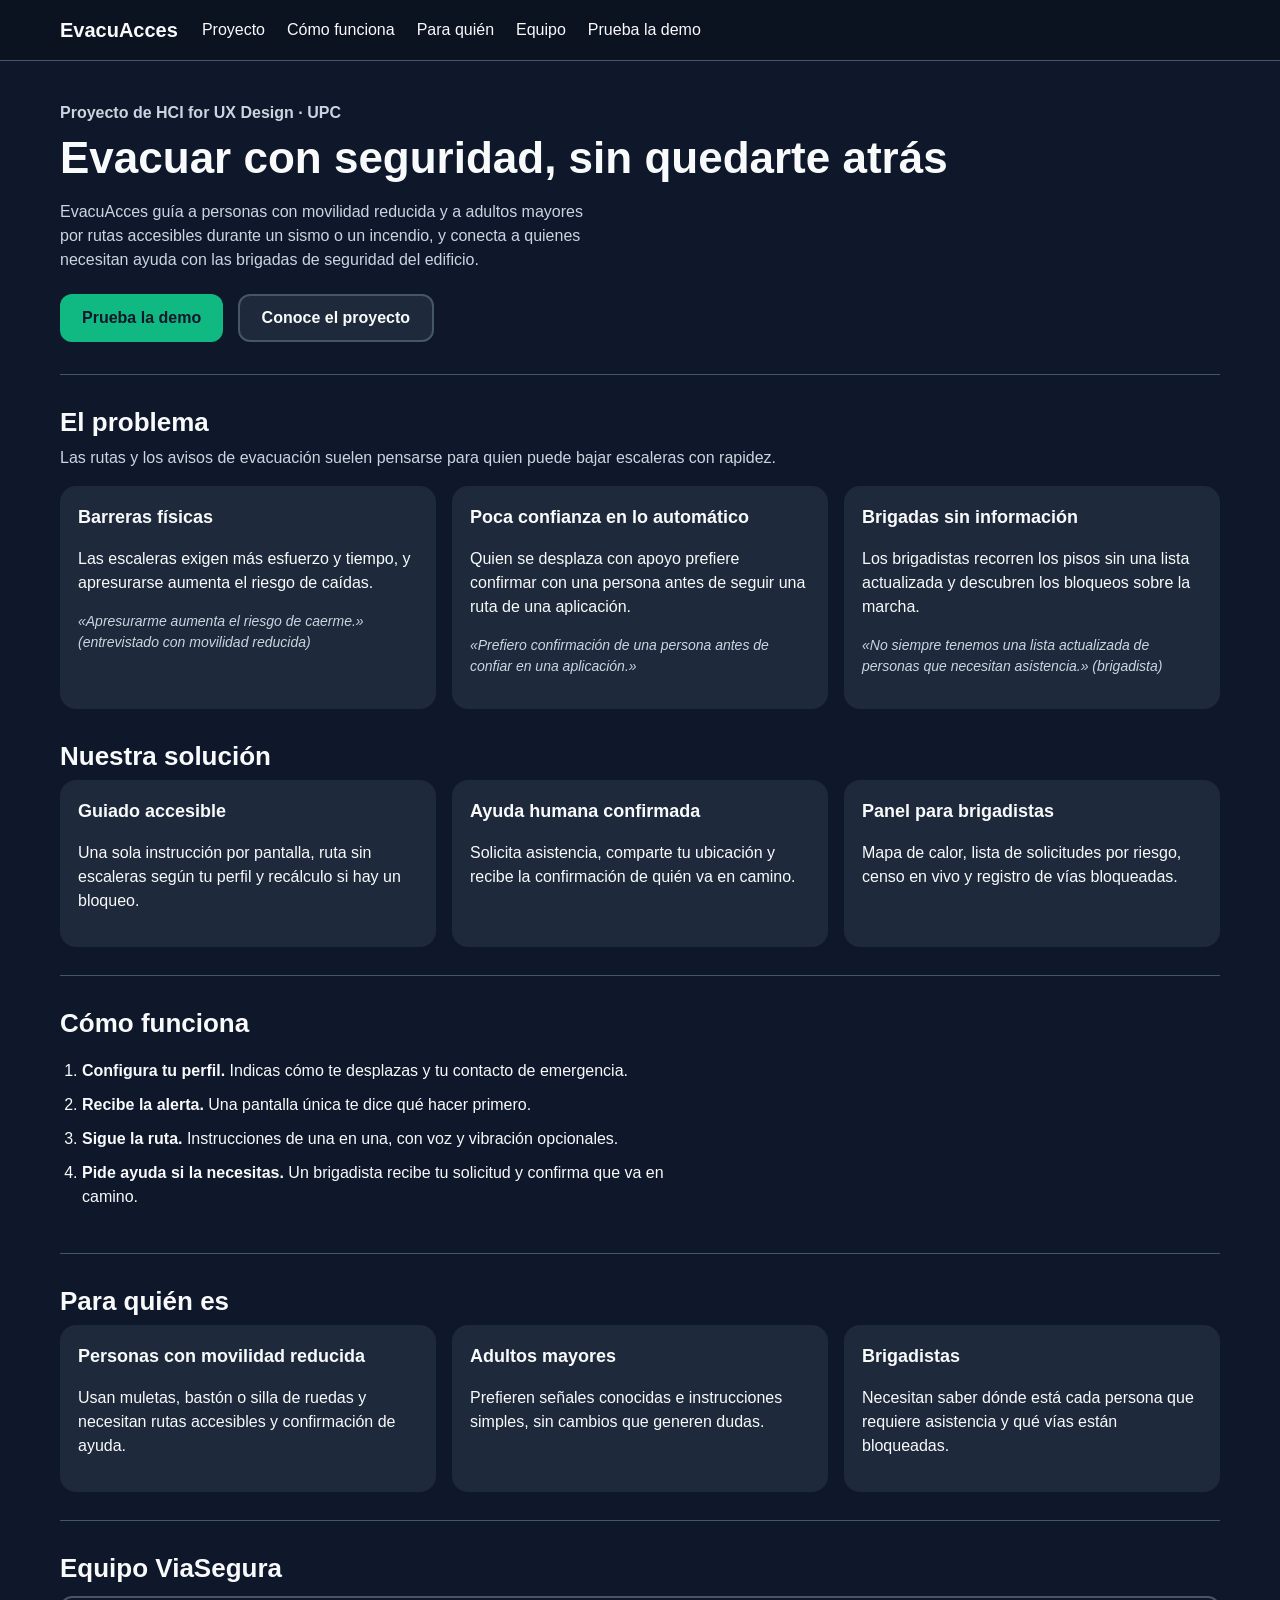
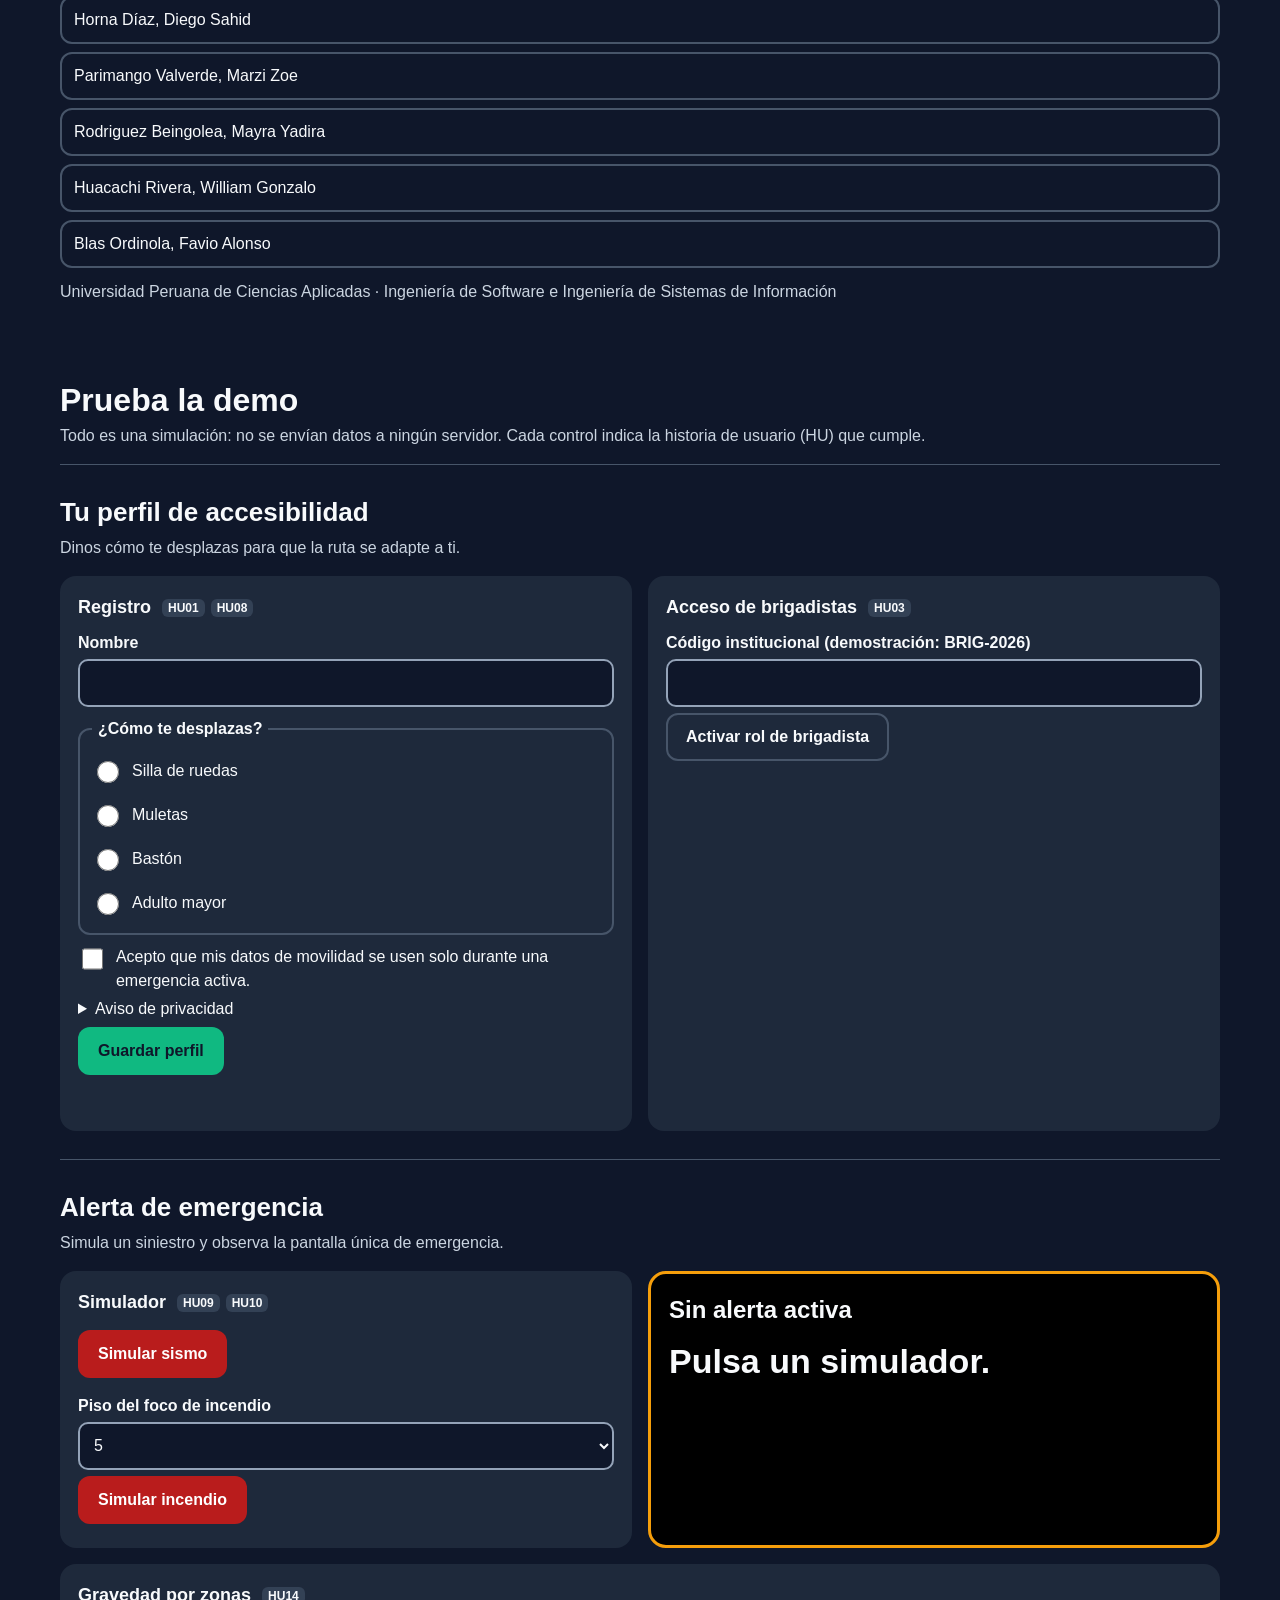
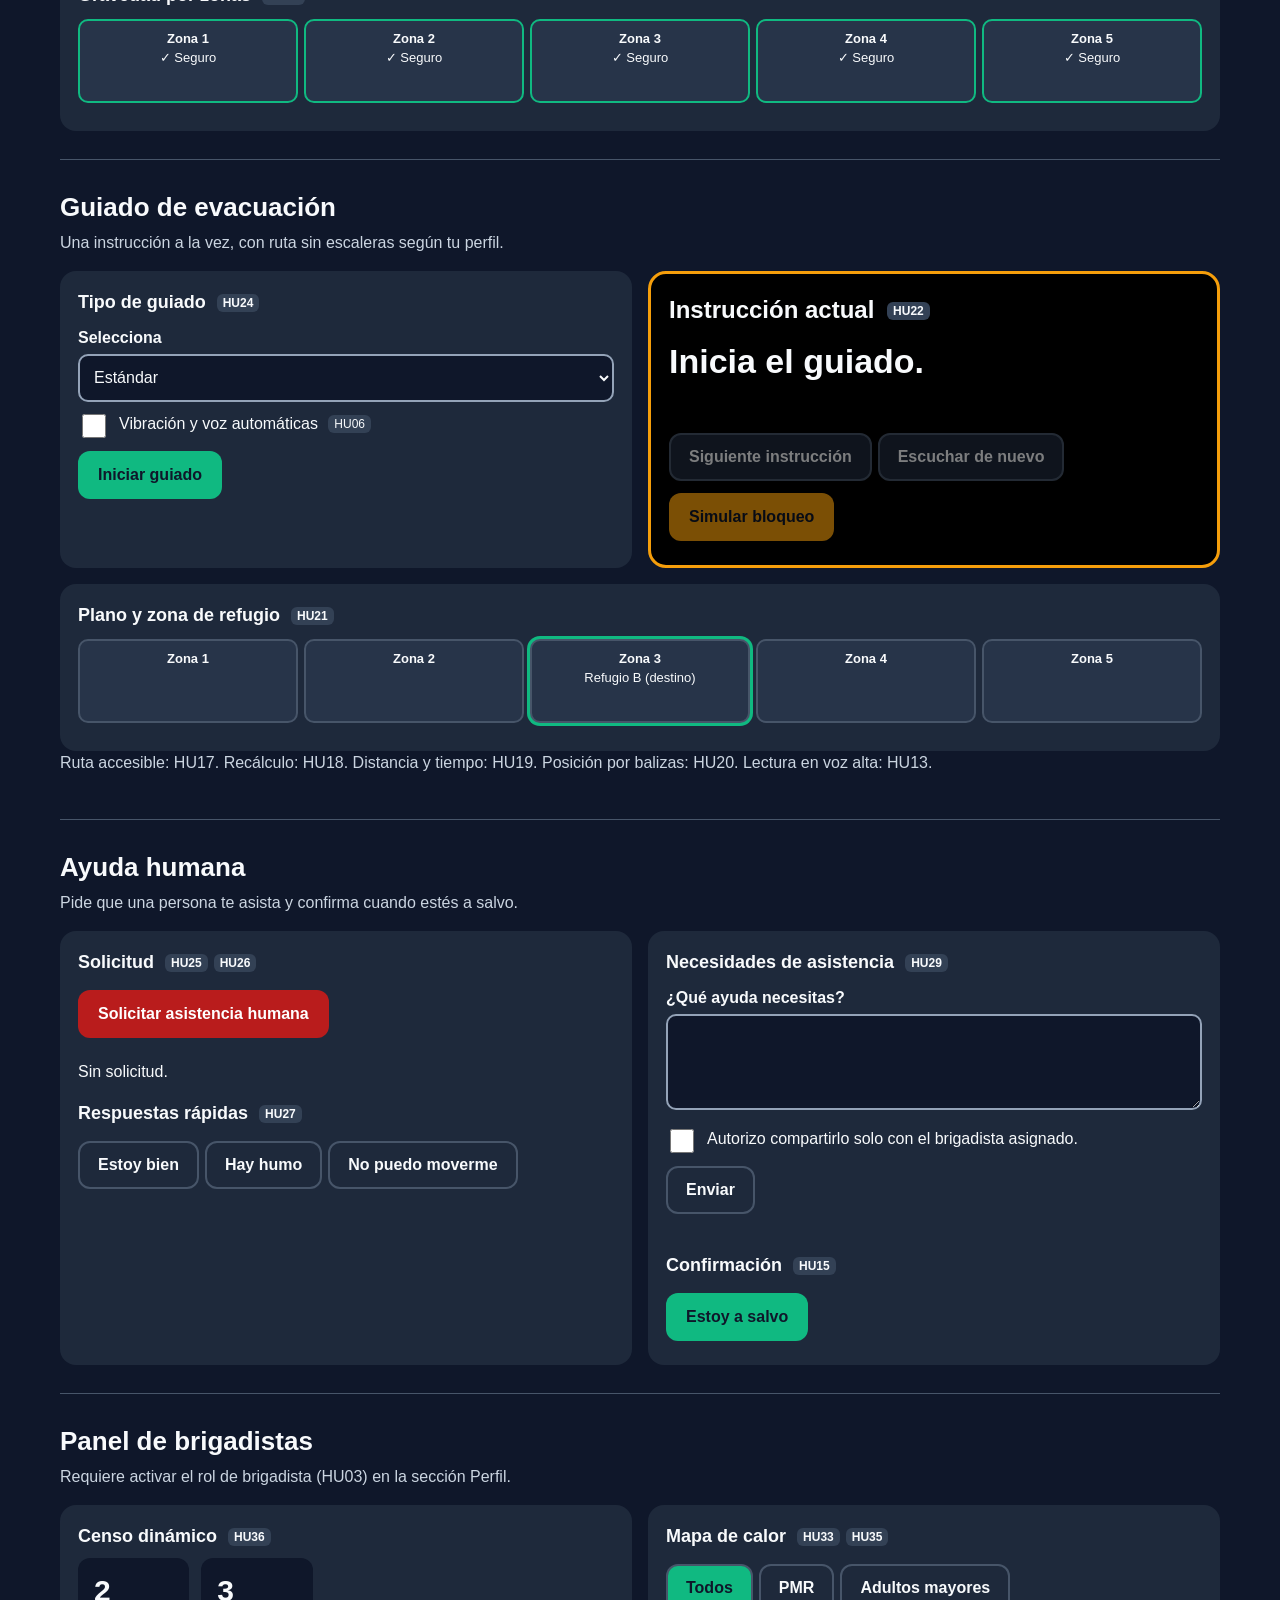
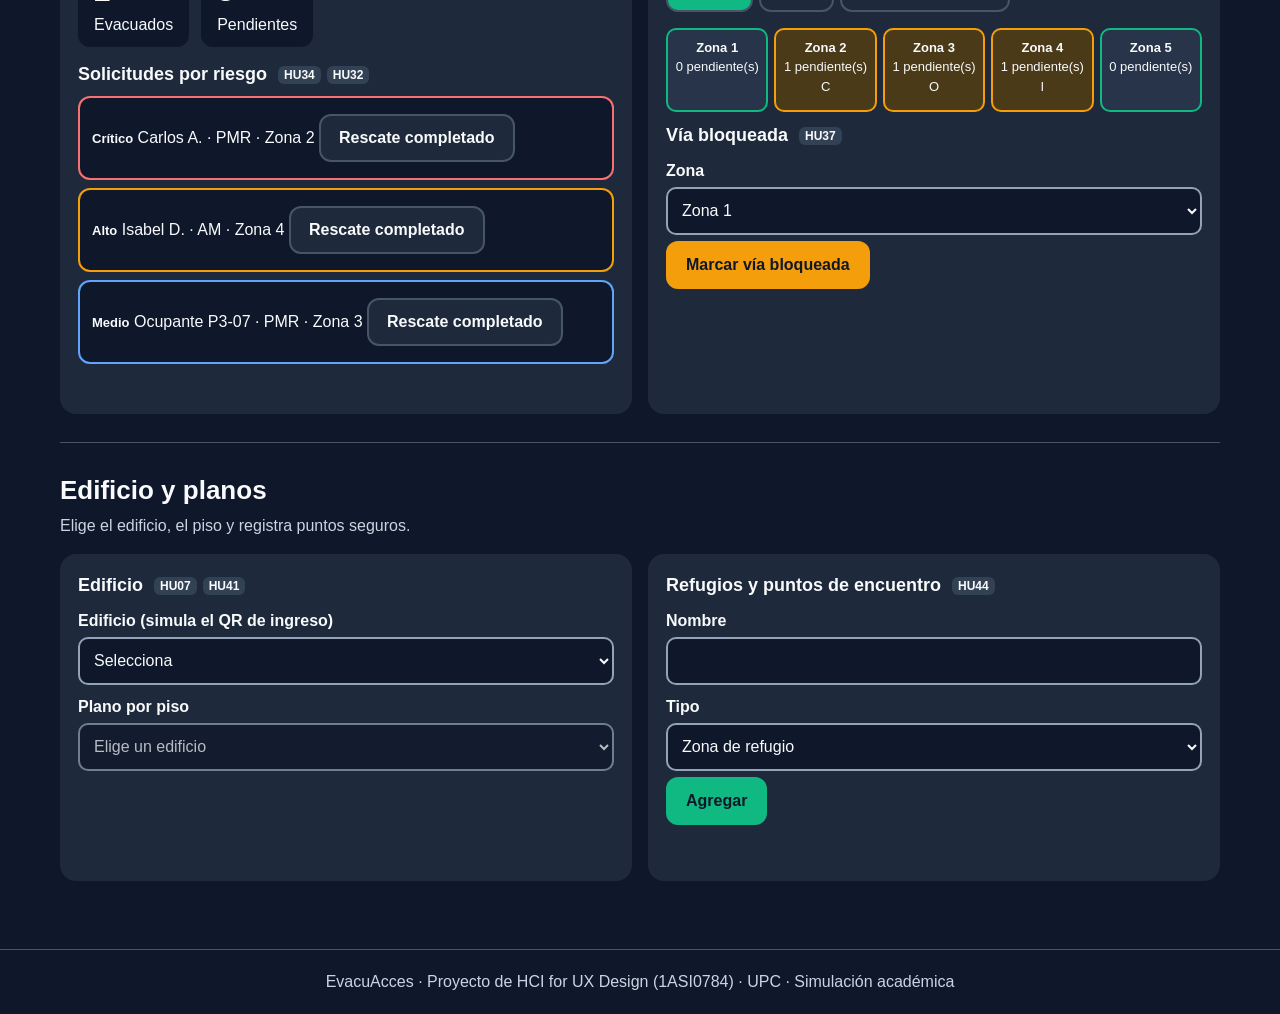
<file: index.html>
<!doctype html><html lang="es"><head><meta charset="utf-8"><meta http-equiv="refresh" content="0; url=pages/index.html"><title>EvacuAcces</title></head><body><a href="pages/index.html">Ir a EvacuAcces</a></body></html>
</file>
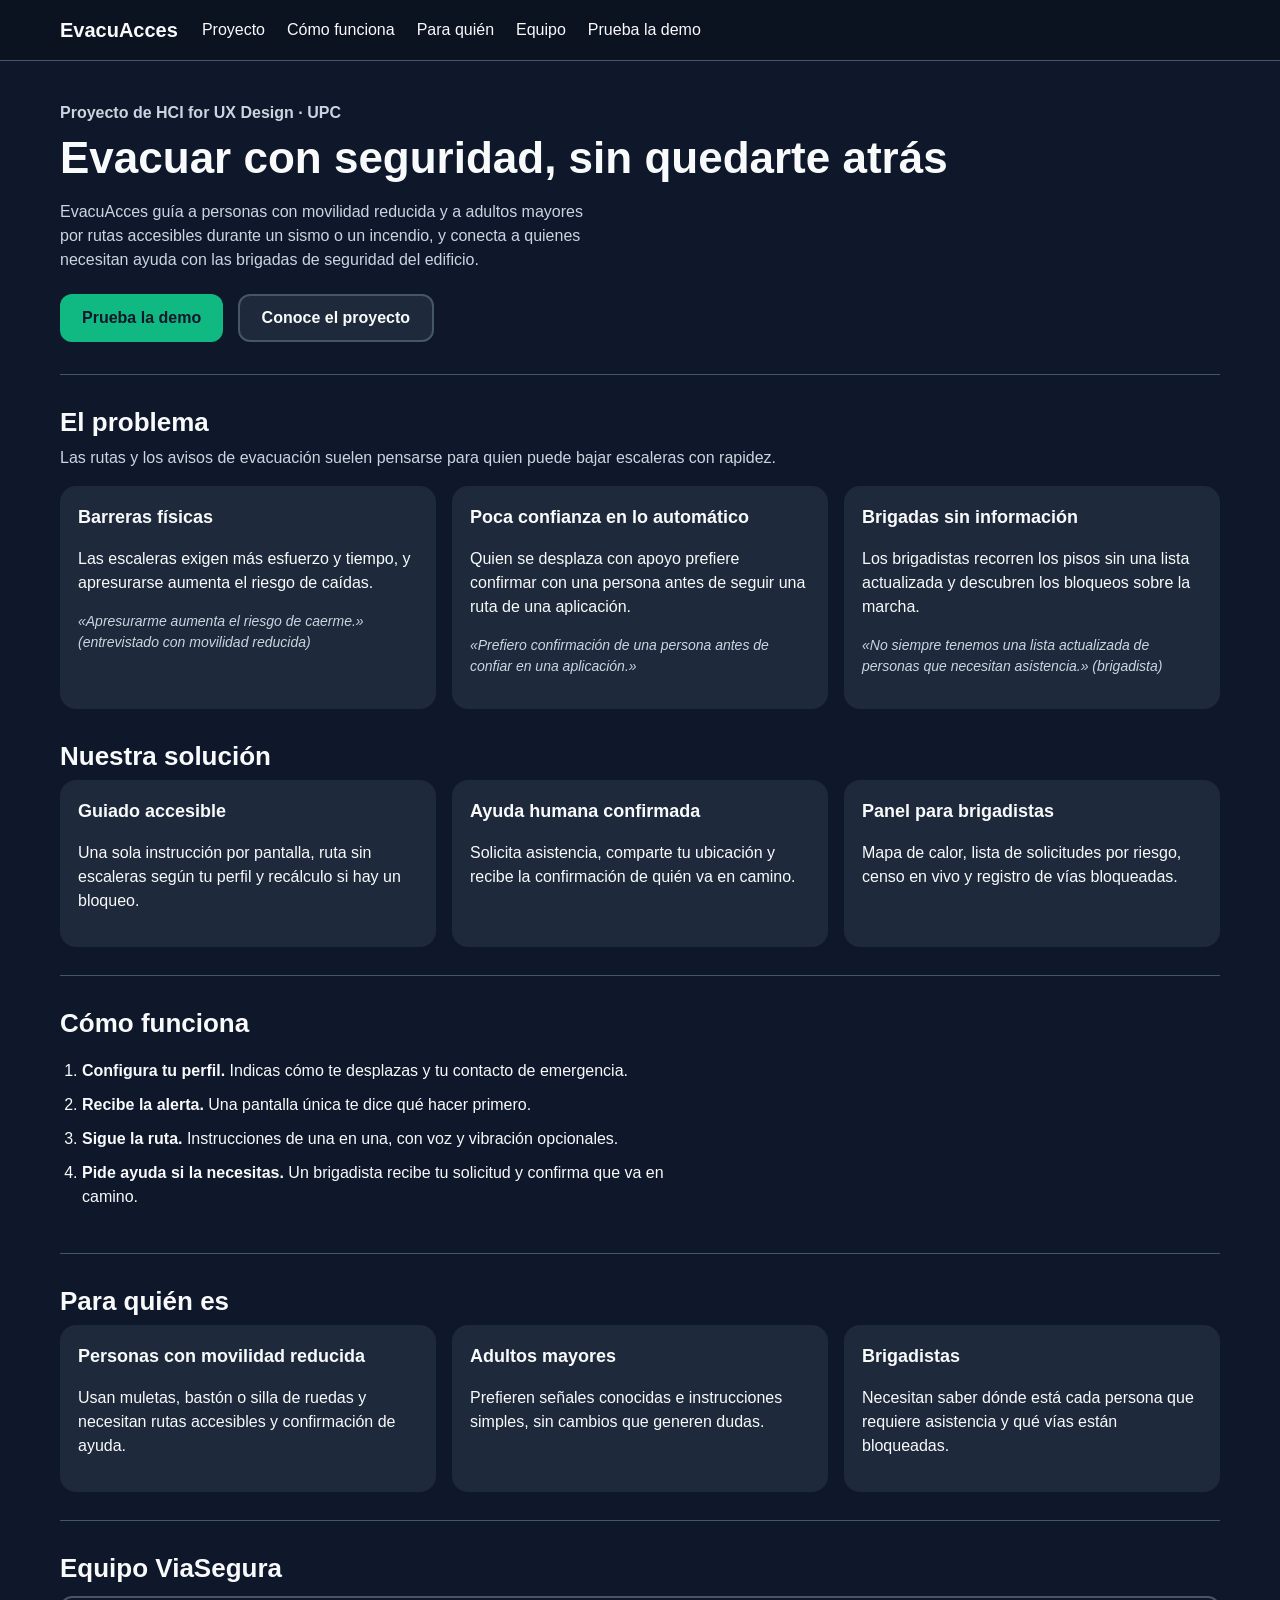
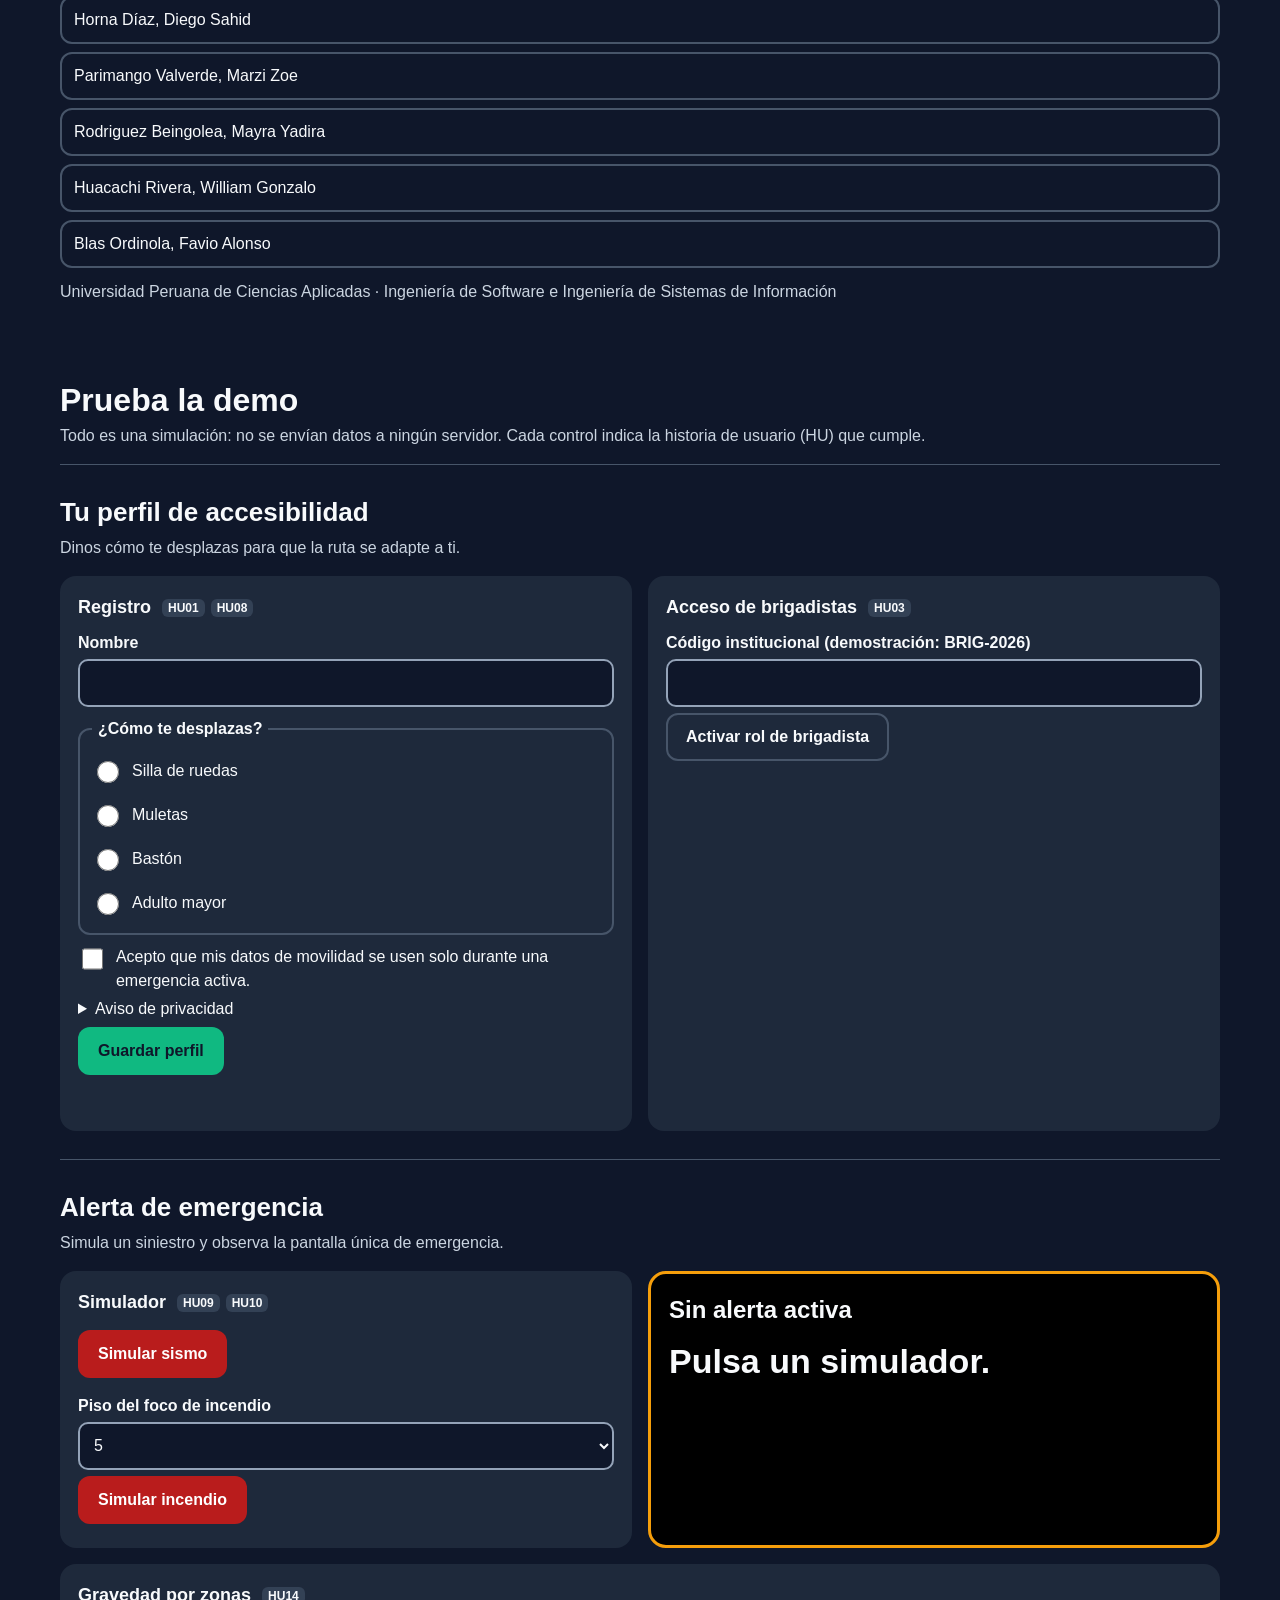
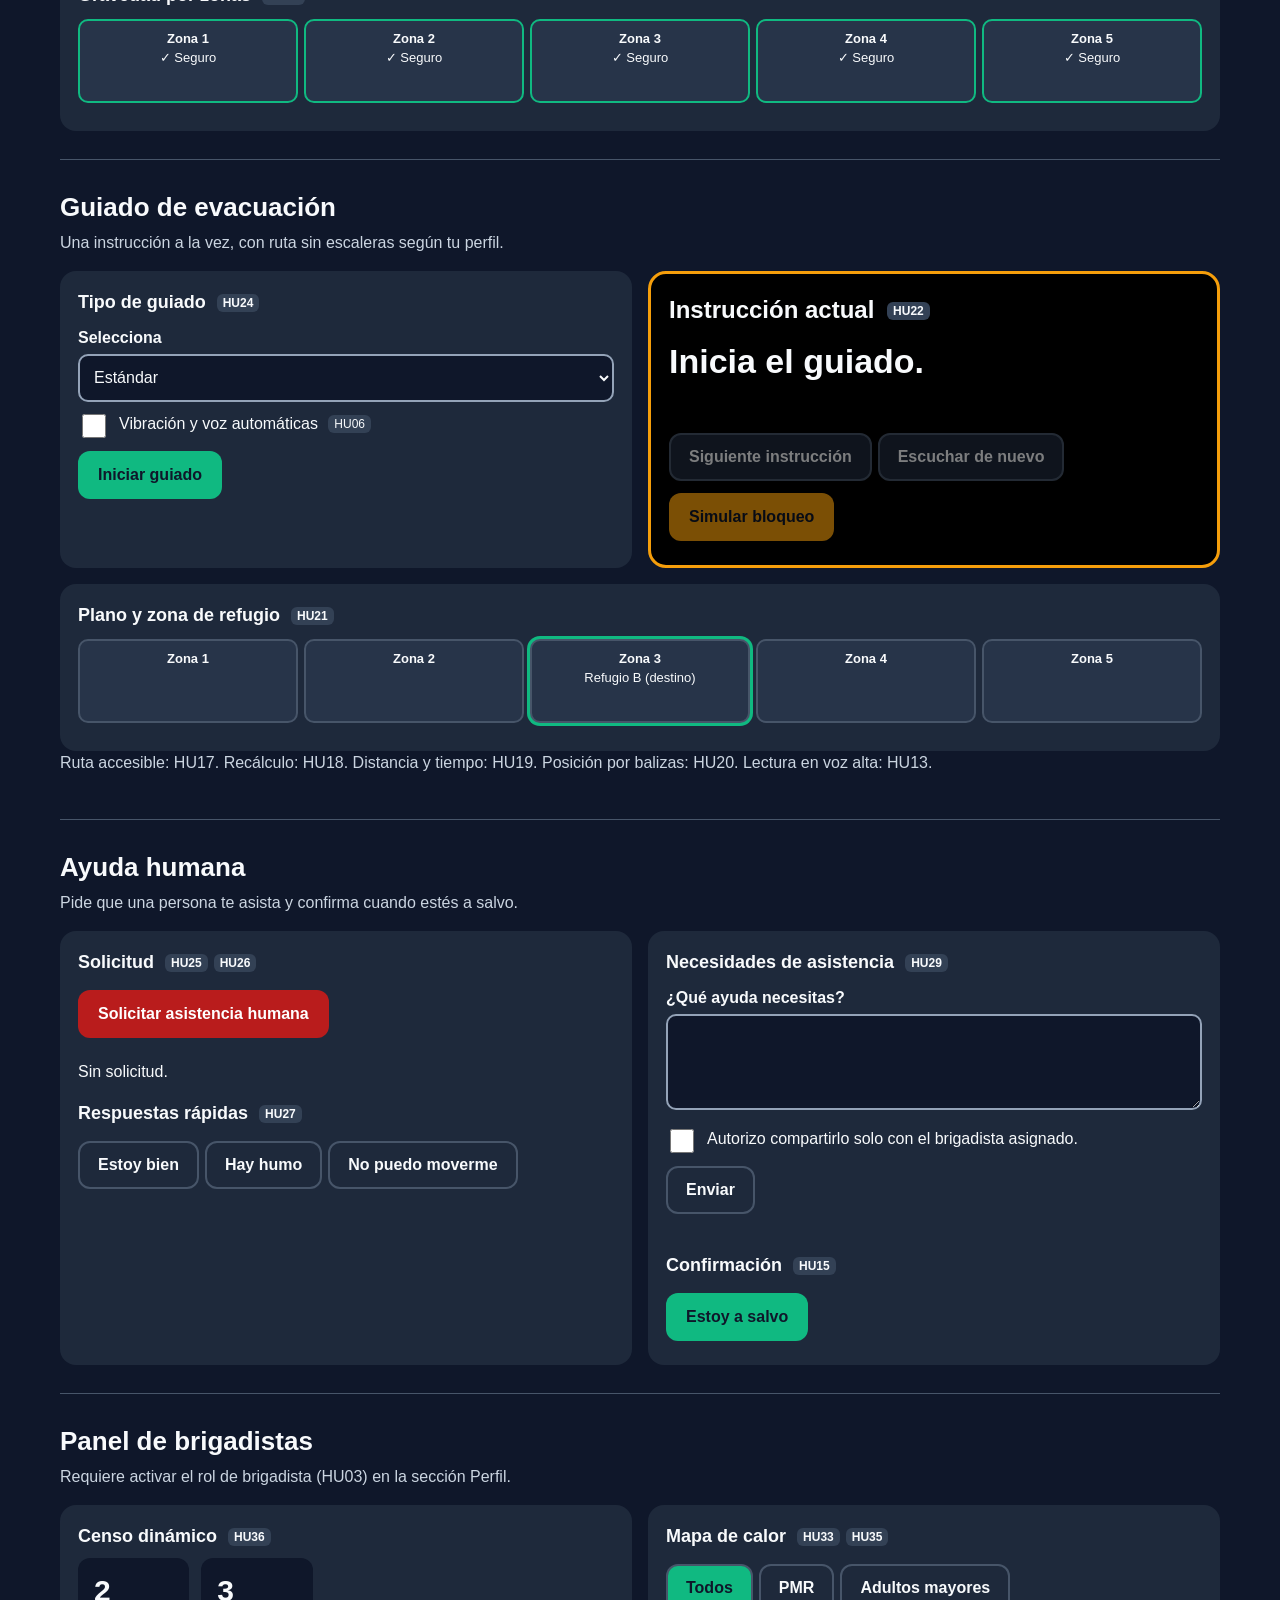
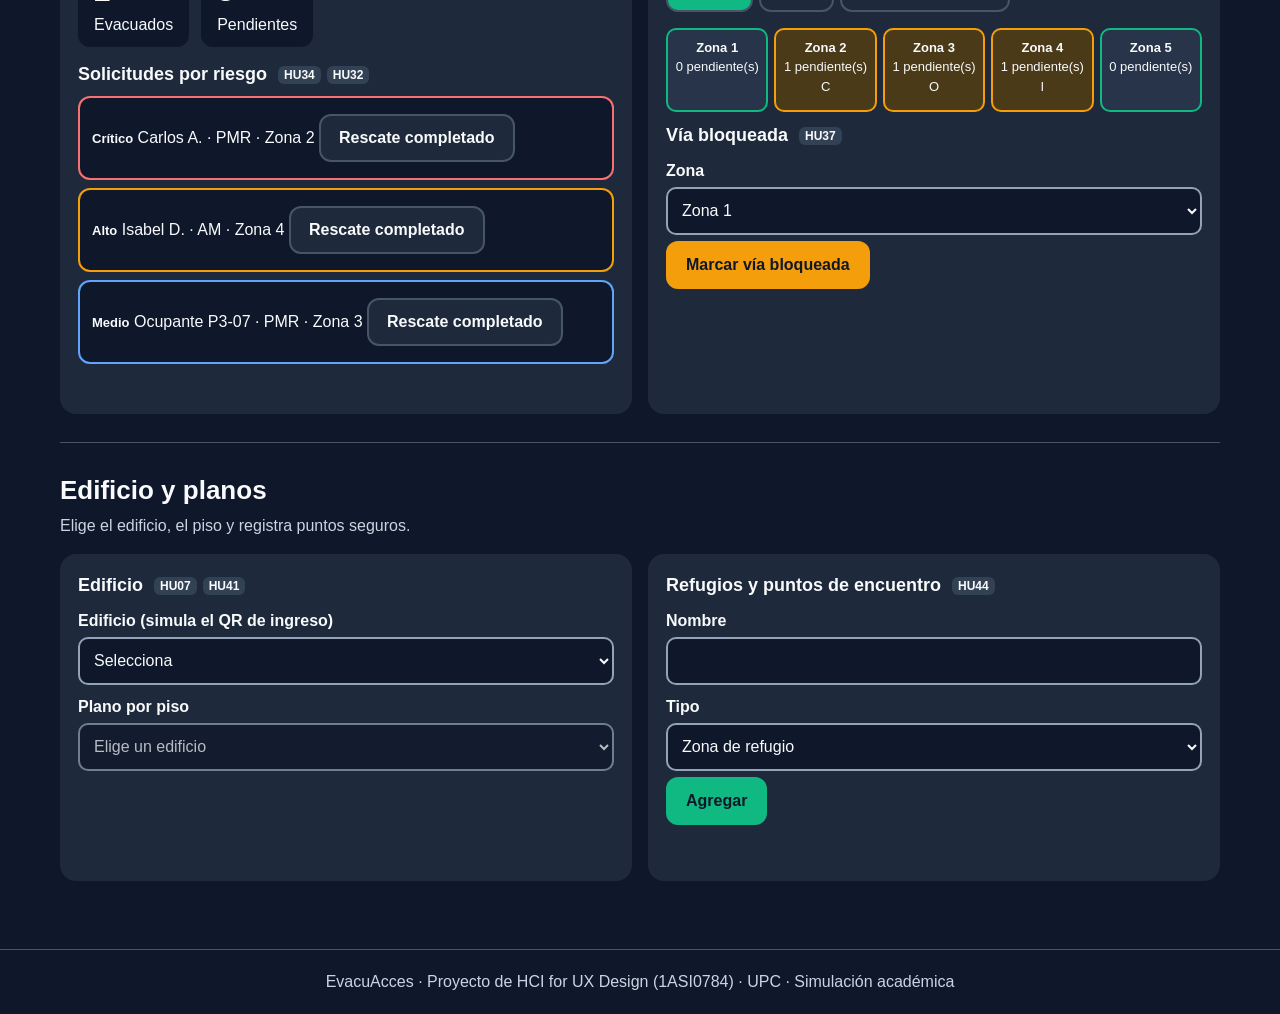
<file: pages/index.html>
<!doctype html>
<html lang="es">
<head>
<meta charset="utf-8">
<meta name="viewport" content="width=device-width, initial-scale=1">
<title>EvacuAcces: evacuación accesible y guiada</title>
<meta name="description" content="Demostración interactiva de EvacuAcces: guiado dinámico de evacuación para personas con movilidad reducida, adultos mayores y brigadistas.">
<link rel="icon" href="../favicon.ico">
<link rel="stylesheet" href="../css/styles.css">
</head>
<body>
<a class="skip" href="#contenido">Saltar al contenido</a>
<header><div class="bar"><span class="logo">EvacuAcces</span>
<nav aria-label="Secciones"><a href="#proyecto">Proyecto</a><a href="#como">Cómo funciona</a><a href="#segmentos">Para quién</a><a href="#equipo">Equipo</a><a href="#demo">Prueba la demo</a></nav></div></header>
<main id="contenido">
<div class="hero"><p class="kicker">Proyecto de HCI for UX Design · UPC</p><h1>Evacuar con seguridad, sin quedarte atrás</h1>
<p>EvacuAcces guía a personas con movilidad reducida y a adultos mayores por rutas accesibles durante un sismo o un incendio, y conecta a quienes necesitan ayuda con las brigadas de seguridad del edificio.</p>
<p><a class="cta" href="#demo">Prueba la demo</a> <a class="cta sec" href="#proyecto">Conoce el proyecto</a></p></div>

<section id="proyecto" aria-labelledby="t-proy"><h2 id="t-proy">El problema</h2>
<p class="lead">Las rutas y los avisos de evacuación suelen pensarse para quien puede bajar escaleras con rapidez.</p>
<div class="grid"><div class="card"><h3>Barreras físicas</h3><p>Las escaleras exigen más esfuerzo y tiempo, y apresurarse aumenta el riesgo de caídas.</p><p class="q">«Apresurarme aumenta el riesgo de caerme.» (entrevistado con movilidad reducida)</p></div>
<div class="card"><h3>Poca confianza en lo automático</h3><p>Quien se desplaza con apoyo prefiere confirmar con una persona antes de seguir una ruta de una aplicación.</p><p class="q">«Prefiero confirmación de una persona antes de confiar en una aplicación.»</p></div>
<div class="card"><h3>Brigadas sin información</h3><p>Los brigadistas recorren los pisos sin una lista actualizada y descubren los bloqueos sobre la marcha.</p><p class="q">«No siempre tenemos una lista actualizada de personas que necesitan asistencia.» (brigadista)</p></div></div>
<h2 style="margin-top:28px">Nuestra solución</h2>
<div class="grid"><div class="card"><h3>Guiado accesible</h3><p>Una sola instrucción por pantalla, ruta sin escaleras según tu perfil y recálculo si hay un bloqueo.</p></div>
<div class="card"><h3>Ayuda humana confirmada</h3><p>Solicita asistencia, comparte tu ubicación y recibe la confirmación de quién va en camino.</p></div>
<div class="card"><h3>Panel para brigadistas</h3><p>Mapa de calor, lista de solicitudes por riesgo, censo en vivo y registro de vías bloqueadas.</p></div></div></section>

<section id="como" aria-labelledby="t-como"><h2 id="t-como">Cómo funciona</h2>
<ol class="steps"><li><b>Configura tu perfil.</b> Indicas cómo te desplazas y tu contacto de emergencia.</li><li><b>Recibe la alerta.</b> Una pantalla única te dice qué hacer primero.</li><li><b>Sigue la ruta.</b> Instrucciones de una en una, con voz y vibración opcionales.</li><li><b>Pide ayuda si la necesitas.</b> Un brigadista recibe tu solicitud y confirma que va en camino.</li></ol></section>

<section id="segmentos" aria-labelledby="t-seg"><h2 id="t-seg">Para quién es</h2>
<div class="grid"><div class="card"><h3>Personas con movilidad reducida</h3><p>Usan muletas, bastón o silla de ruedas y necesitan rutas accesibles y confirmación de ayuda.</p></div>
<div class="card"><h3>Adultos mayores</h3><p>Prefieren señales conocidas e instrucciones simples, sin cambios que generen dudas.</p></div>
<div class="card"><h3>Brigadistas</h3><p>Necesitan saber dónde está cada persona que requiere asistencia y qué vías están bloqueadas.</p></div></div></section>

<section id="equipo" aria-labelledby="t-eq"><h2 id="t-eq">Equipo ViaSegura</h2>
<ul class="l"><li>Horna Díaz, Diego Sahid</li><li>Parimango Valverde, Marzi Zoe</li><li>Rodriguez Beingolea, Mayra Yadira</li><li>Huacachi Rivera, William Gonzalo</li><li>Blas Ordinola, Favio Alonso</li></ul>
<p class="lead" style="margin-top:12px">Universidad Peruana de Ciencias Aplicadas · Ingeniería de Software e Ingeniería de Sistemas de Información</p></section>

<div id="demo"><h2 style="margin:28px 0 0;font-size:32px">Prueba la demo</h2><p class="lead">Todo es una simulación: no se envían datos a ningún servidor. Cada control indica la historia de usuario (HU) que cumple.</p></div>

<section id="perfil" aria-labelledby="t-perfil"><h2 id="t-perfil">Tu perfil de accesibilidad</h2>
<p class="lead">Dinos cómo te desplazas para que la ruta se adapte a ti.</p>
<div class="grid">
<form id="f-perfil" class="card" novalidate><h3>Registro <small class="hu">HU01</small><small class="hu">HU08</small></h3>
<label for="nom">Nombre</label><input type="text" id="nom" autocomplete="name" aria-describedby="m-perfil">
<fieldset><legend>¿Cómo te desplazas?</legend>
<label class="opt"><input type="radio" name="mov" value="sr"> Silla de ruedas</label>
<label class="opt"><input type="radio" name="mov" value="mu"> Muletas</label>
<label class="opt"><input type="radio" name="mov" value="ba"> Bastón</label>
<label class="opt"><input type="radio" name="mov" value="am"> Adulto mayor</label></fieldset>
<label class="chk"><input type="checkbox" id="cons"> <span>Acepto que mis datos de movilidad se usen solo durante una emergencia activa.</span></label>
<details><summary>Aviso de privacidad</summary><p>Tus datos de movilidad y salud se protegen según la Ley N.º 29733 y solo los ve la brigada durante una emergencia activa.</p></details>
<button class="b-ok" type="submit">Guardar perfil</button><p class="msg" id="m-perfil" role="status"></p></form>
<form id="f-brig" class="card" novalidate><h3>Acceso de brigadistas <small class="hu">HU03</small></h3>
<label for="cod">Código institucional (demostración: BRIG-2026)</label><input type="text" id="cod" autocomplete="off" aria-describedby="m-brig">
<button class="b-sec" type="submit">Activar rol de brigadista</button><p class="msg" id="m-brig" role="status"></p></form>
</div></section>

<section id="alerta" aria-labelledby="t-alerta"><h2 id="t-alerta">Alerta de emergencia</h2>
<p class="lead">Simula un siniestro y observa la pantalla única de emergencia.</p>
<div class="grid"><div class="card"><h3>Simulador <small class="hu">HU09</small><small class="hu">HU10</small></h3>
<button class="b-red" id="b-sismo" type="button">Simular sismo</button>
<label for="piso">Piso del foco de incendio</label><select id="piso"><option>1</option><option>2</option><option>3</option><option>4</option><option selected>5</option></select>
<button class="b-red" id="b-fuego" type="button">Simular incendio</button></div>
<div class="screen" id="pantalla" role="region" aria-labelledby="p-tit" tabindex="-1"><h3 id="p-tit">Sin alerta activa</h3><p class="big" id="p-txt">Pulsa un simulador.</p>
<p id="p-cuenta" aria-live="polite"></p>
<div hidden id="p-acc"><span class="tag">Pantalla única <small class="hu">HU11</small></span><br><button class="b-ok" id="b-ruta" type="button">Ver ruta sugerida</button><button class="b-red" id="b-aux" type="button">Solicitar auxilio</button></div></div></div>
<div class="card" style="margin-top:16px"><h3>Gravedad por zonas <small class="hu">HU14</small></h3><div class="zones" id="gravedad" aria-live="polite"></div></div></section>

<section id="guiado" aria-labelledby="t-guiado"><h2 id="t-guiado">Guiado de evacuación</h2>
<p class="lead">Una instrucción a la vez, con ruta sin escaleras según tu perfil.</p>
<div class="grid"><div class="card"><h3>Tipo de guiado <small class="hu">HU24</small></h3>
<label for="tipo">Selecciona</label><select id="tipo"><option value="est">Estándar</option><option value="mu">Muletas o bastón</option><option value="sr">Silla de ruedas</option></select>
<label class="chk"><input type="checkbox" id="vib"> <span>Vibración y voz automáticas <small class="hu">HU06</small></span></label>
<button class="b-ok" id="b-ini" type="button">Iniciar guiado</button></div>
<div class="screen" role="region" aria-labelledby="g-tit"><h3 id="g-tit">Instrucción actual <small class="hu">HU22</small></h3><p class="big" id="g-ins" aria-live="assertive">Inicia el guiado.</p>
<p id="g-met"></p><p id="g-pos"></p><p class="msg" id="g-av" role="status"></p>
<button class="b-sec" id="b-sig" type="button" disabled>Siguiente instrucción</button><button class="b-sec" id="b-rep" type="button" disabled>Escuchar de nuevo</button><button class="b-amb" id="b-blq" type="button" disabled>Simular bloqueo</button></div></div>
<div class="card" style="margin-top:16px"><h3>Plano y zona de refugio <small class="hu">HU21</small></h3><div class="zones" id="plano-g"></div></div>
<p class="lead">Ruta accesible: HU17. Recálculo: HU18. Distancia y tiempo: HU19. Posición por balizas: HU20. Lectura en voz alta: HU13.</p></section>

<section id="ayuda" aria-labelledby="t-ayuda"><h2 id="t-ayuda">Ayuda humana</h2>
<p class="lead">Pide que una persona te asista y confirma cuando estés a salvo.</p>
<div class="grid"><div class="card"><h3>Solicitud <small class="hu">HU25</small><small class="hu">HU26</small></h3>
<button class="b-red" id="b-pedir" type="button">Solicitar asistencia humana</button><p id="a-est" role="status" aria-live="polite">Sin solicitud.</p>
<h3>Respuestas rápidas <small class="hu">HU27</small></h3><div id="rap"><button class="b-sec" type="button">Estoy bien</button><button class="b-sec" type="button">Hay humo</button><button class="b-sec" type="button">No puedo moverme</button></div><p id="a-log" role="status" aria-live="polite"></p></div>
<form id="f-med" class="card" novalidate><h3>Necesidades de asistencia <small class="hu">HU29</small></h3>
<label for="med">¿Qué ayuda necesitas?</label><textarea id="med" rows="3" aria-describedby="m-med"></textarea>
<label class="chk"><input type="checkbox" id="cmed"> <span>Autorizo compartirlo solo con el brigadista asignado.</span></label>
<button class="b-sec" type="submit">Enviar</button><p class="msg" id="m-med" role="status"></p>
<h3>Confirmación <small class="hu">HU15</small></h3><button class="b-ok" id="b-salvo" type="button">Estoy a salvo</button>
<div id="conf" hidden><p>¿Confirmas que estás a salvo?</p><button class="b-ok" id="c-si" type="button">Sí, confirmo</button><button class="b-sec" id="c-no" type="button">No</button></div></form></div></section>

<section id="panel" aria-labelledby="t-panel"><h2 id="t-panel">Panel de brigadistas</h2>
<p class="lead">Requiere activar el rol de brigadista (HU03) en la sección Perfil.</p>
<div class="grid"><div class="card"><h3>Censo dinámico <small class="hu">HU36</small></h3><div class="cnt" aria-live="polite"><div><b id="n-ev">0</b>Evacuados</div><div><b id="n-pe">0</b>Pendientes</div></div>
<h3 style="margin-top:14px">Solicitudes por riesgo <small class="hu">HU34</small><small class="hu">HU32</small></h3><ul class="l" id="lista"></ul><p class="msg" id="m-panel" role="status"></p></div>
<div class="card"><h3>Mapa de calor <small class="hu">HU33</small><small class="hu">HU35</small></h3>
<div role="group" aria-label="Filtro"><button class="b-sec" type="button" data-f="all" aria-pressed="true">Todos</button><button class="b-sec" type="button" data-f="PMR" aria-pressed="false">PMR</button><button class="b-sec" type="button" data-f="AM" aria-pressed="false">Adultos mayores</button></div>
<div class="zones" id="calor"></div>
<h3>Vía bloqueada <small class="hu">HU37</small></h3><label for="zb">Zona</label><select id="zb"><option value="1">Zona 1</option><option value="2">Zona 2</option><option value="3">Zona 3</option><option value="4">Zona 4</option><option value="5">Zona 5</option></select>
<button class="b-amb" id="b-bloq" type="button">Marcar vía bloqueada</button></div></div></section>

<section id="edificio" aria-labelledby="t-edi"><h2 id="t-edi">Edificio y planos</h2>
<p class="lead">Elige el edificio, el piso y registra puntos seguros.</p>
<div class="grid"><div class="card"><h3>Edificio <small class="hu">HU07</small><small class="hu">HU41</small></h3>
<label for="edi">Edificio (simula el QR de ingreso)</label><select id="edi"><option value="">Selecciona</option><option value="5">Clínica (demo, 5 pisos)</option><option value="3">Campus (demo, 3 pisos)</option></select>
<label for="pl">Plano por piso</label><select id="pl" disabled><option>Elige un edificio</option></select><p class="msg ok" id="m-edi" role="status"></p><div class="zones" id="plano-e"></div></div>
<form id="f-ref" class="card" novalidate><h3>Refugios y puntos de encuentro <small class="hu">HU44</small></h3>
<label for="rn">Nombre</label><input type="text" id="rn" aria-describedby="m-ref"><label for="rt">Tipo</label><select id="rt"><option>Zona de refugio</option><option>Punto de encuentro</option></select>
<button class="b-ok" type="submit">Agregar</button><p class="msg" id="m-ref" role="status"></p><ul class="l" id="l-ref"></ul></form></div></section>
</main>
<footer>EvacuAcces · Proyecto de HCI for UX Design (1ASI0784) · UPC · Simulación académica</footer>
<script src="../js/main.js"></script>
</body></html>
</file>
<file: css/styles.css>
:root{--bg:#0F172A;--card:#1E293B;--line:#475569;--txt:#F8FAFC;--mut:#CBD5E1;--ok:#10B981;--red:#B91C1C;--amb:#F59E0B}
*{box-sizing:border-box}html{scroll-behavior:smooth}
body{margin:0;font:16px/1.5 Inter,"Segoe UI",Arial,sans-serif;background:var(--bg);color:var(--txt)}
a{color:#6EE7B7}.skip{position:absolute;left:-999px;background:#fff;color:#000;padding:8px}.skip:focus{left:8px;top:8px;z-index:9}
:focus-visible{outline:3px solid #FDE68A;outline-offset:2px}
header{position:sticky;top:0;background:#0B1220;border-bottom:1px solid var(--line);z-index:5}
.bar{display:flex;flex-wrap:wrap;align-items:center;gap:8px 20px;padding:10px 20px;max-width:1200px;margin:auto}
.logo{font-weight:800;font-size:20px}nav{display:flex;flex-wrap:wrap;gap:4px 14px}nav a{padding:8px 4px;text-decoration:none;color:var(--txt)}nav a:hover{text-decoration:underline}
main{max-width:1200px;margin:auto;padding:0 20px 40px}
.hero{padding:40px 0 10px}.hero h1{font-size:clamp(28px,5vw,44px);line-height:1.15;margin:0 0 12px}.hero p{color:var(--mut);max-width:60ch}
section{padding:28px 0;border-top:1px solid var(--line)}h2{font-size:26px;margin:0 0 4px}h3{font-size:18px;margin:0 0 8px}
.lead{color:var(--mut);margin:0 0 16px}small.hu{display:inline-block;background:#334155;color:var(--txt);border-radius:6px;padding:0 6px;font-size:12px;margin-left:6px;vertical-align:middle}
.grid{display:grid;grid-template-columns:repeat(auto-fit,minmax(min(100%,300px),1fr));gap:16px}
.card{background:var(--card);border-radius:16px;padding:18px}
label{display:block;font-weight:600;margin:10px 0 4px}input[type=text],select,textarea{width:100%;min-height:48px;padding:10px;border-radius:10px;border:2px solid #94A3B8;background:var(--bg);color:var(--txt);font:inherit}
fieldset{border:2px solid var(--line);border-radius:12px;margin:10px 0;padding:8px 12px}legend{font-weight:600;padding:0 6px}
.chk{display:flex;gap:10px;align-items:flex-start;font-weight:400}.chk input{width:24px;height:24px;margin-top:2px}
.opt{display:flex;gap:10px;align-items:center;min-height:44px;font-weight:400;margin:0}.opt input{width:22px;height:22px}
button{min-height:48px;padding:0 18px;border-radius:12px;border:2px solid transparent;font:inherit;font-weight:700;cursor:pointer;margin:6px 6px 6px 0}
.b-ok{background:var(--ok);color:#0F172A}.b-red{background:var(--red);color:#fff}.b-sec{background:var(--card);color:var(--txt);border-color:var(--line)}.b-amb{background:var(--amb);color:#0F172A}
button:disabled{opacity:.5;cursor:not-allowed}button[aria-pressed=true]{background:var(--ok);color:#0F172A}
.msg{min-height:24px;margin:8px 0 0;color:#FDE68A}.msg.ok{color:#6EE7B7}
.screen{background:#000;border:3px solid var(--amb);border-radius:18px;padding:18px}.screen h3{font-size:24px}.big{font-size:clamp(24px,4vw,34px);font-weight:800;margin:8px 0}
.zones{display:grid;grid-template-columns:repeat(5,minmax(0,1fr));gap:6px;margin:10px 0}.z{overflow-wrap:anywhere;border:2px solid var(--line);border-radius:10px;padding:8px 4px;min-height:84px;font-size:13px;text-align:center;background:#273449}
.z.s{border-color:var(--ok)}.z.w{border-color:var(--amb);background:#4A3A17}.z.d{border-color:#F87171;background:#4A2328}.z.ref{box-shadow:0 0 0 3px var(--ok)}
.cnt{display:flex;gap:12px;flex-wrap:wrap}.cnt div{background:var(--bg);border-radius:12px;padding:10px 16px}.cnt b{font-size:30px;display:block}
ul.l{list-style:none;padding:0;margin:0}ul.l li{background:var(--bg);border:2px solid var(--line);border-radius:12px;padding:10px 12px;margin:8px 0}
.tag{font-weight:800;font-size:13px}.r3{border-color:#F87171!important}.r2{border-color:var(--amb)!important}.r1{border-color:#60A5FA!important}
footer{border-top:1px solid var(--line);padding:20px;text-align:center;color:var(--mut)}
@media (max-width:767px){.bar{padding:8px 12px}main{padding:0 12px 30px}.zones{gap:4px}.z{font-size:11px;min-height:70px}button{width:100%}.cnt div{flex:1}}
@media (min-width:768px) and (max-width:1023px){.zones{gap:6px}}
@media (prefers-reduced-motion:reduce){html{scroll-behavior:auto}}
.kicker{color:#6EE7B7;font-weight:700;margin:0 0 8px}.cta{display:inline-flex;align-items:center;min-height:48px;padding:0 22px;border-radius:12px;background:var(--ok);color:#0F172A;font-weight:700;text-decoration:none;margin:6px 10px 6px 0}.cta.sec{background:var(--card);color:var(--txt);border:2px solid var(--line)}
.q{color:var(--mut);font-style:italic;font-size:14px}.steps{padding-left:22px}.steps li{margin:10px 0;max-width:70ch}
@media (max-width:767px){.cta{width:100%;justify-content:center}}
</file>
